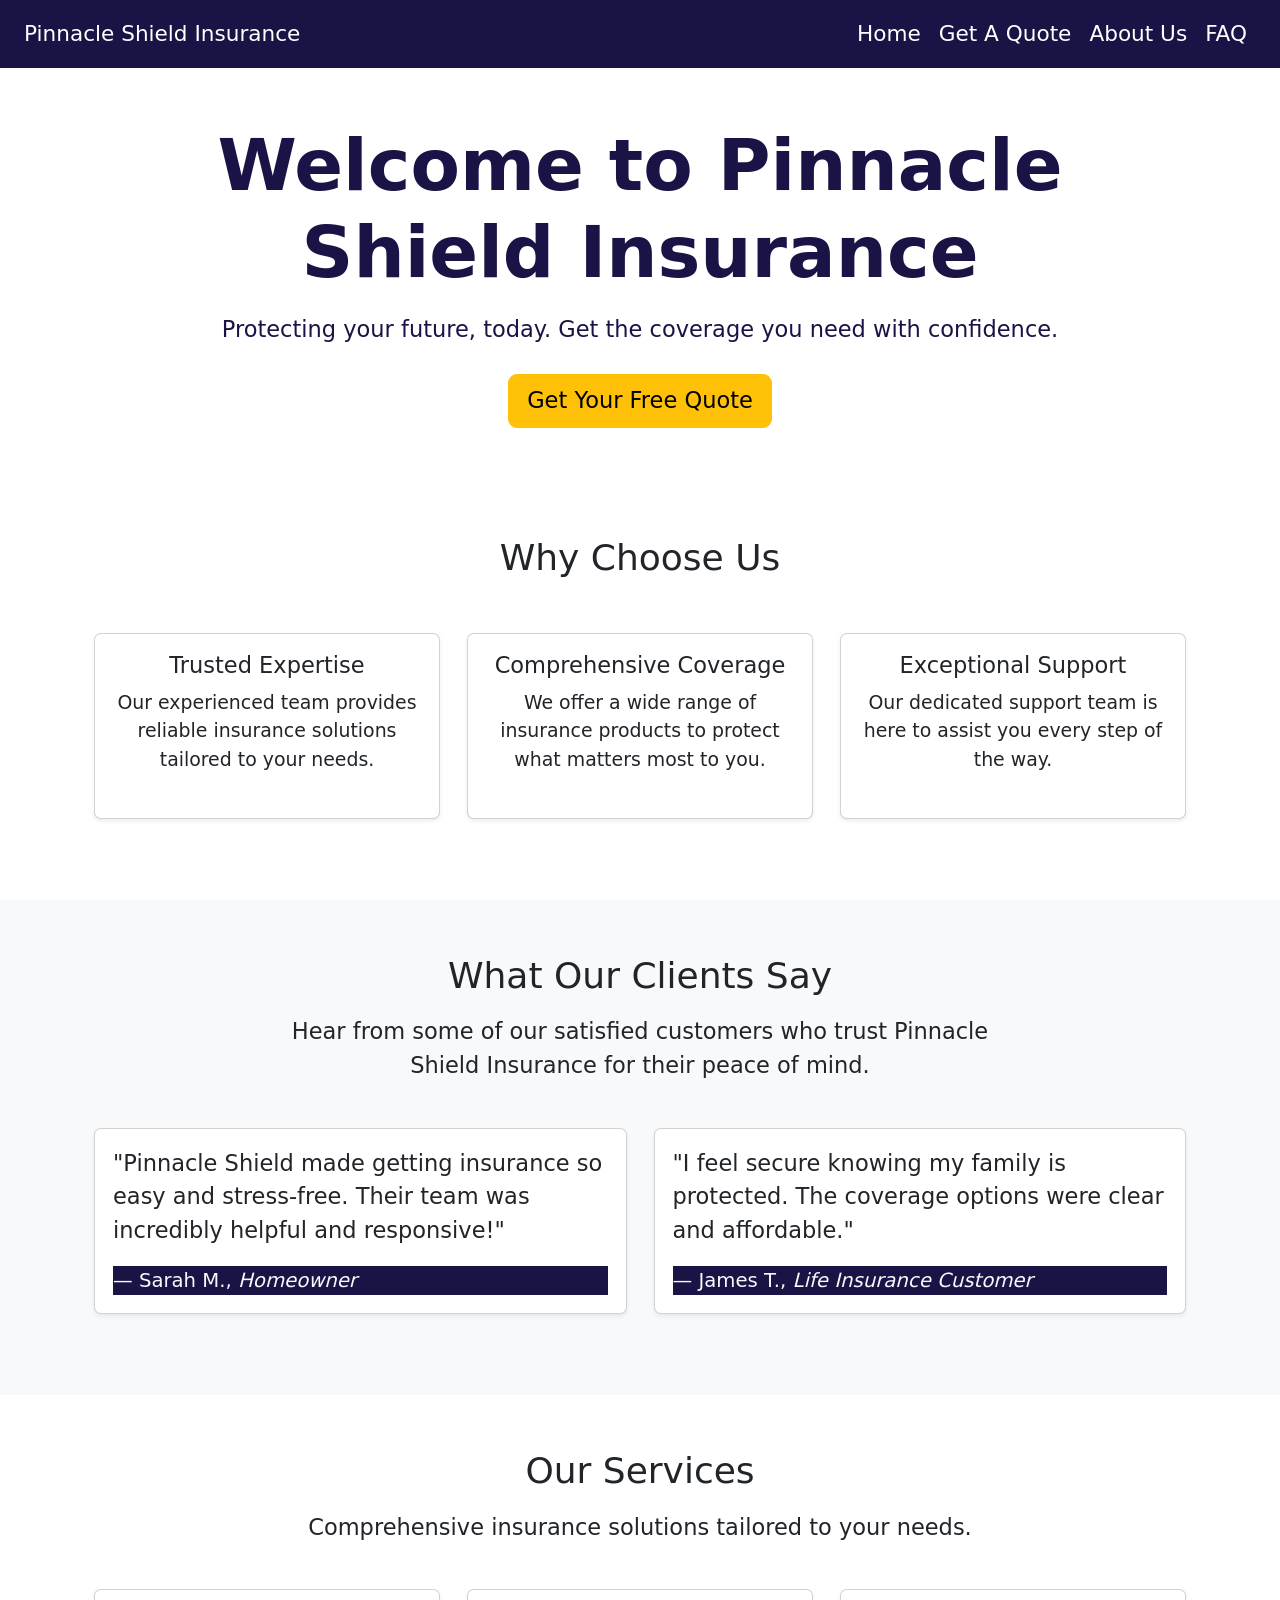
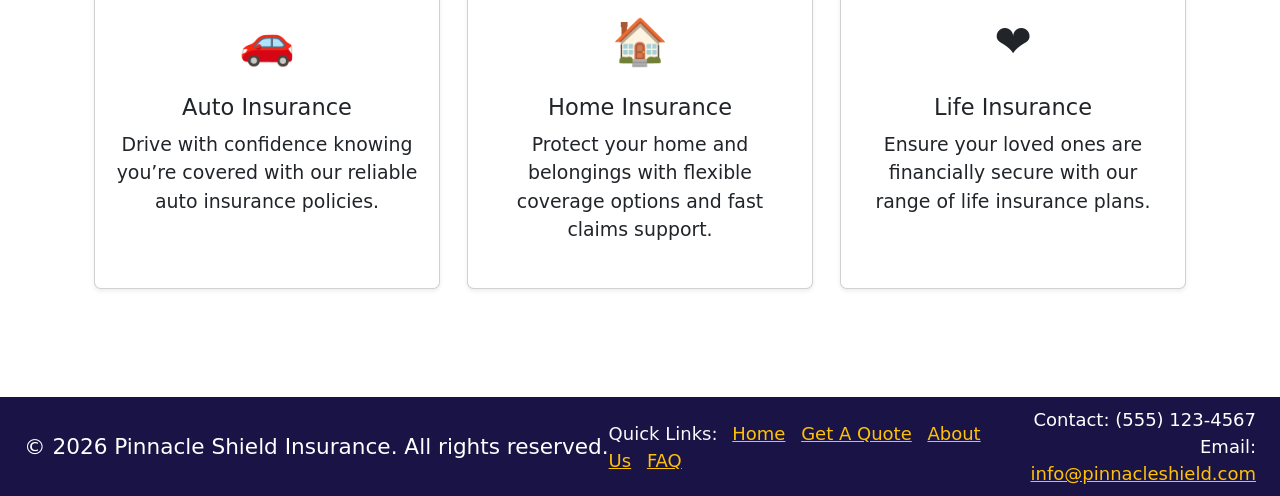
<file: index.html>
<!--
    Pinnacle Shield Insurance - Home Page
    This file is the main landing page for the insurance website.
    It uses Bootstrap 5 for layout and styling.
-->
<!DOCTYPE html>
<html lang="en">
<head>
        <!--
            Head Section
            - Loads Bootstrap CSS from CDN
        -->
    <link href="https://cdn.jsdelivr.net/npm/bootstrap@5.3.2/dist/css/bootstrap.min.css"
          rel="stylesheet"
          integrity="sha384-T3c6CoIi6uLrA9TneNEoa7RxnatzjcDSCmG1MXxSR1GAsXEV/Dwwykc2MPK8M2HN"
          crossorigin="anonymous">
    <meta charset="UTF-8">
    <meta name="viewport" content="width=device-width, initial-scale=1.0">
    <title>Pinnacle Shield Insurance</title>
    <link rel="stylesheet" href="css/styles.css">
</head>
<body>
        <!--
            Header Section
            - Contains the navigation bar with links to all main pages
        -->
    <header style="background-color: #1a1446 !important; color: #ffffff important;">
        <nav class="navbar navbar-expand-lg" style="background-color: #1a1446 !important; color: #ffffff !important;">
            <div class="container-fluid">
                <a class="navbar-brand" href="index.html" style="color: #ffffff !important;">Pinnacle Shield Insurance</a>
                <button class="navbar-toggler" type="button" data-bs-toggle="collapse" data-bs-target="#navbarNav" aria-controls="navbarNav" aria-expanded="false" aria-label="Toggle navigation">
                    <span class="navbar-toggler-icon"></span>
                </button>
                <div class="collapse navbar-collapse" id="navbarNav">
                    <ul class="navbar-nav ms-auto">
                        <li class="nav-item"><a class="nav-link active" aria-current="page" href="index.html">Home</a></li>
                        <li class="nav-item"><a class="nav-link" href="quote.html">Get A Quote</a></li>
                        <li class="nav-item"><a class="nav-link" href="about.html">About Us</a></li>
                        <li class="nav-item"><a class="nav-link" href="faq.html">FAQ</a></li>
                    </ul>
                </div>
            </div>
        </nav>
    </header>

        <main>
                <!--
                    Hero Section
                -->
        <section class="hero-section py-5" style="color: #1a1446 !important;">
            <div class="container text-center">
                <h1 class="display-3 fw-bold mb-3">Welcome to Pinnacle Shield Insurance</h1>
                <p class="lead mb-4">Protecting your future, today. Get the coverage you need with confidence.</p>
                <a href="quote.html" class="btn btn-warning btn-lg">Get Your Free Quote</a>
            </div>
        </section>
                        <!--
                            Why Choose Us Section
                        -->
                        <section class="why-choose-us-section py-5">
                <div class="container">
                    <h2 class="text-center mb-5">Why Choose Us</h2>
                    <div class="row">
                        <div class="col-md-4 mb-4">
                            <div class="card h-100 shadow-sm">
                                <div class="card-body text-center">
                                    <h5 class="card-title">Trusted Expertise</h5>
                                    <p class="card-text">Our experienced team provides reliable insurance solutions tailored to your needs.</p>
                                </div>
                            </div>
                        </div>
                        <div class="col-md-4 mb-4">
                            <div class="card h-100 shadow-sm">
                                <div class="card-body text-center">
                                    <h5 class="card-title">Comprehensive Coverage</h5>
                                    <p class="card-text">We offer a wide range of insurance products to protect what matters most to you.</p>
                                </div>
                            </div>
                        </div>
                        <div class="col-md-4 mb-4">
                            <div class="card h-100 shadow-sm">
                                <div class="card-body text-center">
                                    <h5 class="card-title">Exceptional Support</h5>
                                    <p class="card-text">Our dedicated support team is here to assist you every step of the way.</p>
                                </div>
                            </div>
                        </div>
                    </div>
                </div>
            </section>

            <!-- Testimonial Section -->
            <section class="py-5 bg-light">
                <div class="container">
                    <div class="row justify-content-center mb-4">
                        <div class="col-lg-8 text-center">
                            <h2 class="mb-3">What Our Clients Say</h2>
                            <p class="lead">Hear from some of our satisfied customers who trust Pinnacle Shield Insurance for their peace of mind.</p>
                        </div>
                    </div>
                    <div class="row justify-content-center">
                        <div class="col-md-6">
                            <div class="card shadow-sm mb-4">
                                <div class="card-body">
                                    <blockquote class="blockquote mb-0">
                                        <p>"Pinnacle Shield made getting insurance so easy and stress-free. Their team was incredibly helpful and responsive!"</p>
                                        <footer class="blockquote-footer mt-2">Sarah M., <cite title="Source Title">Homeowner</cite></footer>
                                    </blockquote>
                                </div>
                            </div>
                        </div>
                        <div class="col-md-6">
                            <div class="card shadow-sm mb-4">
                                <div class="card-body">
                                    <blockquote class="blockquote mb-0">
                                        <p>"I feel secure knowing my family is protected. The coverage options were clear and affordable."</p>
                                        <footer class="blockquote-footer mt-2">James T., <cite title="Source Title">Life Insurance Customer</cite></footer>
                                    </blockquote>
                                </div>
                            </div>
                        </div>
                    </div>
                </div>
            </section>

            <!-- Services Provided Section -->
            <section class="py-5">
                <div class="container">
                    <div class="row justify-content-center mb-4">
                        <div class="col-lg-8 text-center">
                            <h2 class="mb-3">Our Services</h2>
                            <p class="lead">Comprehensive insurance solutions tailored to your needs.</p>
                        </div>
                    </div>
                    <div class="row g-4">
                        <div class="col-md-4">
                            <div class="card h-100 shadow-sm text-center service-card clickable-service" data-insurance="auto">
                                <div class="card-body">
                                    <div class="mb-3" style="font-size:2.5rem;">🚗</div>
                                    <h5 class="card-title">Auto Insurance</h5>
                                    <p class="card-text">Drive with confidence knowing you’re covered with our reliable auto insurance policies.</p>
                                </div>
                            </div>
                        </div>
                        <div class="col-md-4">
                            <div class="card h-100 shadow-sm text-center service-card clickable-service" data-insurance="home">
                                <div class="card-body">
                                    <div class="mb-3" style="font-size:2.5rem;">🏠</div>
                                    <h5 class="card-title">Home Insurance</h5>
                                    <p class="card-text">Protect your home and belongings with flexible coverage options and fast claims support.</p>
                                </div>
                            </div>
                        </div>
                        <div class="col-md-4">
                            <div class="card h-100 shadow-sm text-center service-card clickable-service" data-insurance="life">
                                <div class="card-body">
                                    <div class="mb-3" style="font-size:2.5rem;">❤️</div>
                                    <h5 class="card-title">Life Insurance</h5>
                                    <p class="card-text">Ensure your loved ones are financially secure with our range of life insurance plans.</p>
                                </div>
                            </div>
                        </div>
                    </div>
                </div>
            </section>
    </main>
        <footer style="background-color: #1a1446 !important; color: #ffffff important;">
                <script src="js/main.js"></script>
                <script>
                //Our Services cards clickable and pass selection to quote.html
                document.addEventListener('DOMContentLoaded', function () {
                    document.querySelectorAll('.clickable-service').forEach(function(card) {
                        card.style.cursor = 'pointer';
                        card.addEventListener('click', function() {
                            var insuranceType = card.getAttribute('data-insurance');
                            // Store selection in localStorage
                            localStorage.setItem('selectedInsuranceType', insuranceType);
                            window.location.href = 'quote.html';
                        });
                    });
                });
                </script>
        <nav class="mt-5" style="background-color: #1a1446 !important; color: #ffffff !important;">
            <div class="container-fluid d-flex flex-column flex-md-row justify-content-between align-items-center py-2">
                <a class="navbar-brand m-0 mb-2 mb-md-0" href="#" style="color: #ffffff !important;">&copy; 2026 Pinnacle Shield Insurance. All rights reserved.</a>
                <div class="footer-quick-links mb-2 mb-md-0">
                    <span class="me-2">Quick Links:</span>
                    <a href="index.html" style="color: #ffc107; text-decoration: underline; margin-right: 10px;">Home</a>
                    <a href="quote.html" style="color: #ffc107; text-decoration: underline; margin-right: 10px;">Get A Quote</a>
                    <a href="about.html" style="color: #ffc107; text-decoration: underline; margin-right: 10px;">About Us</a>
                    <a href="faq.html" style="color: #ffc107; text-decoration: underline;">FAQ</a>
                </div>
                <div class="text-end" style="color: #ffffff;">
                    <div>Contact: (555) 123-4567</div>
                    <div>Email: <a href="mailto:info@pinnacleshield.com" style="color: #ffc107; text-decoration: underline;">info@pinnacleshield.com</a></div>
                </div>
            </div>
        </nav>
    </footer>
</body>
        <!--
          Bootstrap JS
        -->
        <script src="https://cdn.jsdelivr.net/npm/bootstrap@5.3.2/dist/js/bootstrap.bundle.min.js"
            integrity="sha384-C6RzsynM9kWDrMNeT87bh95OGNyZPhcTNXj1NW7RuBCsyN/o0jlpcV8Qyq46cDfL"
            crossorigin="anonymous"></script>
</html>
</file>
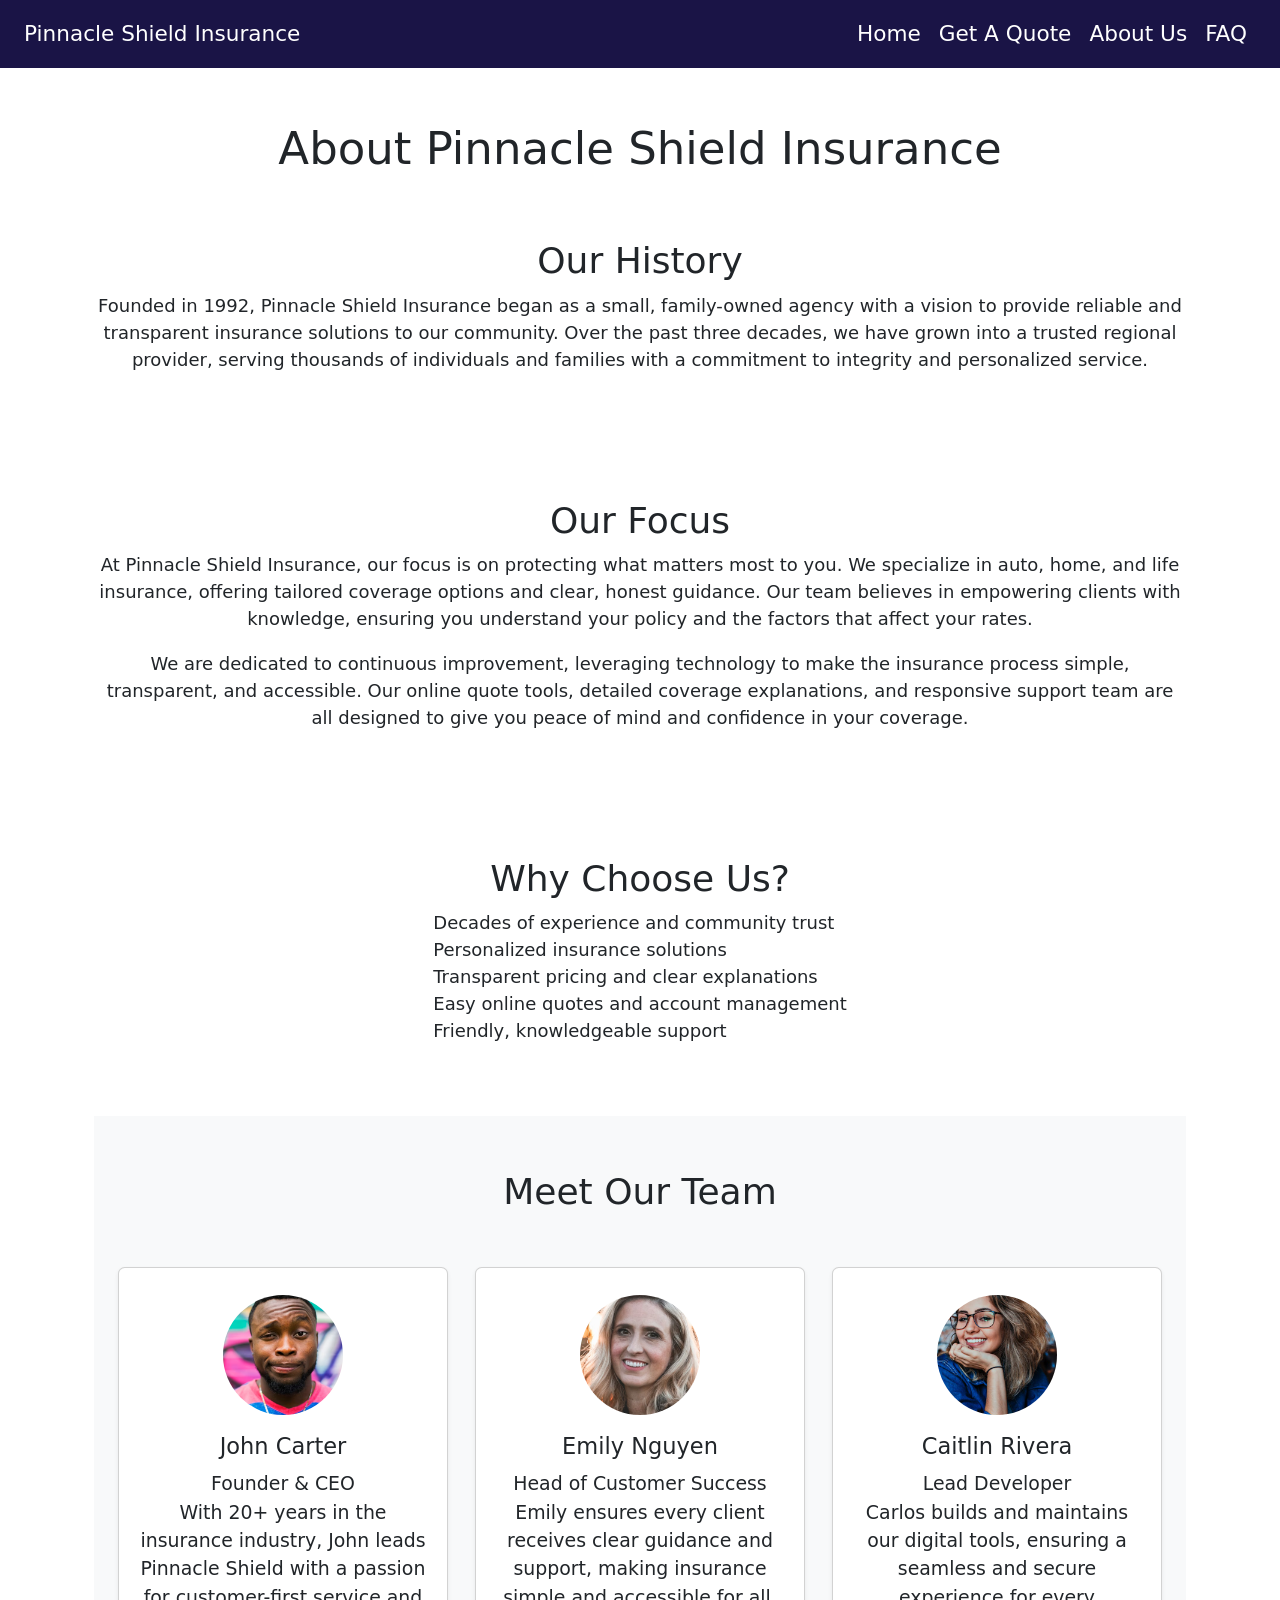
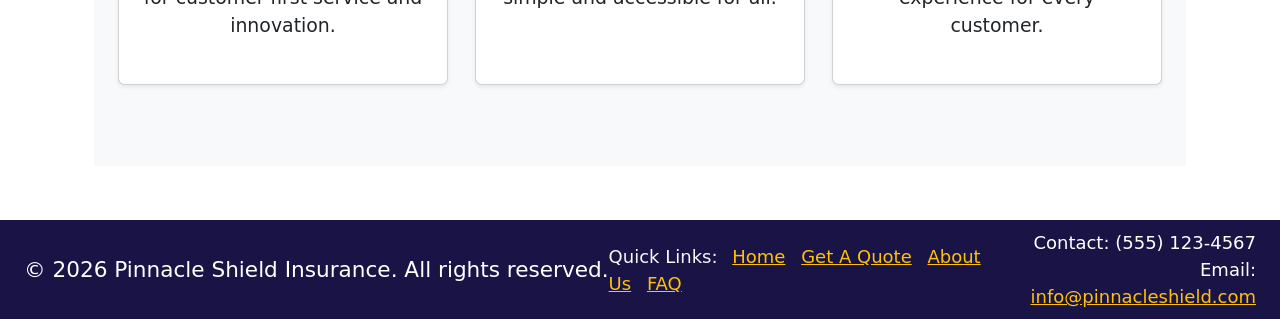
<file: about.html>
</main>
<!--
    Pinnacle Shield Insurance - About Page
    This file provides information about the company.
    Bootstrap 5 is used for layout and styling.
    Each section is commented for clarity for new developers.
-->
<!DOCTYPE html>
<html lang="en">
<head>
        <!--
            Head Section
            - Loads Bootstrap CSS from CDN
        -->
    <meta charset="UTF-8">
    <meta name="viewport" content="width=device-width, initial-scale=1.0">
    <title>About - Pinnacle Shield Insurance</title>
        <link href="https://cdn.jsdelivr.net/npm/bootstrap@5.3.2/dist/css/bootstrap.min.css"
            rel="stylesheet"
            integrity="sha384-T3c6CoIi6uLrA9TneNEoa7RxnatzjcDSCmG1MXxSR1GAsXEV/Dwwykc2MPK8M2HN"
            crossorigin="anonymous">
        <link rel="stylesheet" href="css/styles.css">
</head>
<body>
        <!--
            Header Section
        -->
    <header style="background-color: #1a1446 !important; color: #ffffff important;">
        <nav class="navbar navbar-expand-lg" style="background-color: #1a1446 !important; color: #ffffff !important;">
            <div class="container-fluid">
                <a class="navbar-brand" href="index.html" style="color: #ffffff !important;">Pinnacle Shield Insurance</a>
                <button class="navbar-toggler" type="button" data-bs-toggle="collapse" data-bs-target="#navbarNav" aria-controls="navbarNav" aria-expanded="false" aria-label="Toggle navigation">
                    <span class="navbar-toggler-icon"></span>
                </button>
                <div class="collapse navbar-collapse" id="navbarNav">
                    <ul class="navbar-nav ms-auto">
                        <li class="nav-item"><a class="nav-link" href="index.html" style="color: #ffffff !important;">Home</a></li>
                        <li class="nav-item"><a class="nav-link" href="quote.html" style="color: #ffffff !important;">Get A Quote</a></li>
                        <li class="nav-item"><a class="nav-link active" aria-current="page" href="about.html" style="color: #ffffff !important;">About Us</a></li>
                        <li class="nav-item"><a class="nav-link" href="faq.html" style="color: #ffffff !important;">FAQ</a></li>
                    </ul>
                </div>
            </div>
        </nav>
    </header>

        <main>
                <!--
                    Main Content
                -->
        <div class="container mt-5">
            <h1 class="text-center">About Pinnacle Shield Insurance</h1>
            <section class="mt-5 mb-5 text-center">
                <h2>Our History</h2>
                <p>
                    Founded in 1992, Pinnacle Shield Insurance began as a small, family-owned agency with a vision to provide reliable and transparent insurance solutions to our community. Over the past three decades, we have grown into a trusted regional provider, serving thousands of individuals and families with a commitment to integrity and personalized service.
                </p>
            </section>
            <section class="mt-5 mb-5 text-center">
                <h2>Our Focus</h2>
                <p>
                    At Pinnacle Shield Insurance, our focus is on protecting what matters most to you. We specialize in auto, home, and life insurance, offering tailored coverage options and clear, honest guidance. Our team believes in empowering clients with knowledge, ensuring you understand your policy and the factors that affect your rates.
                </p>
                <p>
                    We are dedicated to continuous improvement, leveraging technology to make the insurance process simple, transparent, and accessible. Our online quote tools, detailed coverage explanations, and responsive support team are all designed to give you peace of mind and confidence in your coverage.
                </p>
            </section>
            <section class="mt-5 mb-5 text-center">
                <h2>Why Choose Us?</h2>
                <ul class="list-unstyled d-inline-block text-start">
                    <li>Decades of experience and community trust</li>
                    <li>Personalized insurance solutions</li>
                    <li>Transparent pricing and clear explanations</li>
                    <li>Easy online quotes and account management</li>
                    <li>Friendly, knowledgeable support</li>
                </ul>
            </section>

                <!-- Meet Our Team Section -->
    <section class="py-5 bg-light">
        <div class="container text-center">
            <h2 class="mb-5">Meet Our Team</h2>
            <div class="row justify-content-center">
                <div class="col-md-4 mb-4">
                    <div class="card h-100 shadow-sm team-card text-center">
                        <img src="Images/john-smith.jpg" class="card-img-top rounded-circle mx-auto mt-4 responsive-team-img" alt="John Carter">
                        <div class="card-body">
                            <h5 class="card-title">John Carter</h5>
                            <p class="card-text">Founder & CEO<br>With 20+ years in the insurance industry, John leads Pinnacle Shield with a passion for customer-first service and innovation.</p>
                        </div>
                    </div>
                </div>
                <div class="col-md-4 mb-4">
                    <div class="card h-100 shadow-sm team-card text-center">
                        <img src="Images/emily-smith.jpg" class="card-img-top rounded-circle mx-auto mt-4 responsive-team-img" alt="Emily Nguyen">
                        <div class="card-body">
                            <h5 class="card-title">Emily Nguyen</h5>
                            <p class="card-text">Head of Customer Success<br>Emily ensures every client receives clear guidance and support, making insurance simple and accessible for all.</p>
                        </div>
                    </div>
                </div>
                <div class="col-md-4 mb-4">
                    <div class="card h-100 shadow-sm team-card text-center">
                        <img src="Images/caitlin-smith.jpg" class="card-img-top rounded-circle mx-auto mt-4 responsive-team-img" alt="Carlos Rivera">
                        <div class="card-body">
                            <h5 class="card-title">Caitlin Rivera</h5>
                            <p class="card-text">Lead Developer<br>Carlos builds and maintains our digital tools, ensuring a seamless and secure experience for every customer.</p>
                        </div>
                    </div>
                </div>
            </div>
        </div>
    </section>
        </div>
    </main>

        <!--
            Footer Section
        -->
        <footer style="background-color: #1a1446 !important; color: #ffffff important;">
        <nav class="mt-5" style="background-color: #1a1446 !important; color: #ffffff !important;">
            <div class="container-fluid d-flex flex-column flex-md-row justify-content-between align-items-center py-2">
                <a class="navbar-brand m-0 mb-2 mb-md-0" href="#" style="color: #ffffff !important;">&copy; 2026 Pinnacle Shield Insurance. All rights reserved.</a>
                <div class="footer-quick-links mb-2 mb-md-0">
                    <span class="me-2">Quick Links:</span>
                    <a href="index.html" style="color: #ffc107; text-decoration: underline; margin-right: 10px;">Home</a>
                    <a href="quote.html" style="color: #ffc107; text-decoration: underline; margin-right: 10px;">Get A Quote</a>
                    <a href="about.html" style="color: #ffc107; text-decoration: underline; margin-right: 10px;">About Us</a>
                    <a href="faq.html" style="color: #ffc107; text-decoration: underline;">FAQ</a>
                </div>
                <div class="text-end" style="color: #ffffff;">
                    <div>Contact: (555) 123-4567</div>
                    <div>Email: <a href="mailto:info@pinnacleshield.com" style="color: #ffc107; text-decoration: underline;">info@pinnacleshield.com</a></div>
                </div>
            </div>
        </nav>
    </footer>
        <!--
          Bootstrap JS:
          - Loads Bootstrap's JavaScript bundle for interactive components
        -->
        <script src="https://cdn.jsdelivr.net/npm/bootstrap@5.3.2/dist/js/bootstrap.bundle.min.js"
            integrity="sha384-C6RzsynM9kWDrMNeT87bh95OGNyZPhcTNXj1NW7RuBCsyN/o0jlpcV8Qyq46cDfL"
            crossorigin="anonymous"></script>
</body>
</html>
</file>
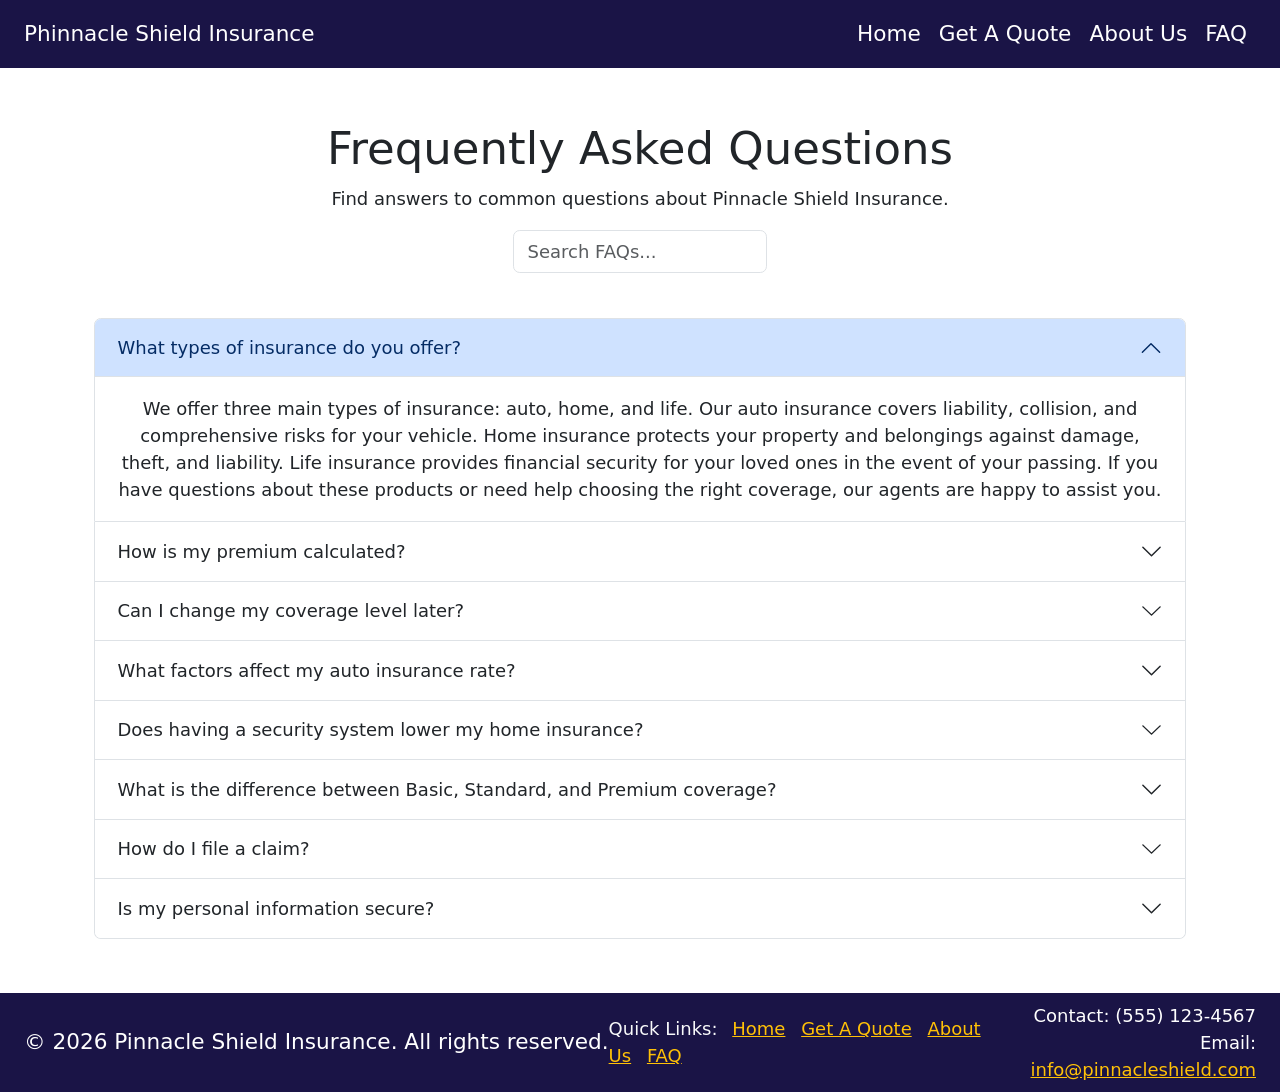
<file: faq.html>
<!--
    Pinnacle Shield Insurance - FAQ Page
    This file provides answers to common questions.
    Bootstrap 5 is used for layout and styling.
-->
<!DOCTYPE html>
<html lang="en">
<head>
        <!--
            Head Section
            - Loads Bootstrap CSS from CDN
        -->
    <meta charset="UTF-8">
    <meta name="viewport" content="width=device-width, initial-scale=1.0">
    <title>FAQ - Pinnacle Shield Insurance</title>
        <link href="https://cdn.jsdelivr.net/npm/bootstrap@5.3.2/dist/css/bootstrap.min.css"
            rel="stylesheet"
            integrity="sha384-T3c6CoIi6uLrA9TneNEoa7RxnatzjcDSCmG1MXxSR1GAsXEV/Dwwykc2MPK8M2HN"
            crossorigin="anonymous">
        <link rel="stylesheet" href="css/styles.css">
</head>
<body>
        <!--
            Header Section
        -->
    <header style="background-color: #1a1446 !important; color: #ffffff important;">
        <nav class="navbar navbar-expand-lg" style="background-color: #1a1446 !important; color: #ffffff !important;">
            <div class="container-fluid">
                <a class="navbar-brand" href="index.html" style="color: #ffffff !important;">Phinnacle Shield Insurance</a>
                <button class="navbar-toggler" type="button" data-bs-toggle="collapse" data-bs-target="#navbarNav" aria-controls="navbarNav" aria-expanded="false" aria-label="Toggle navigation">
                    <span class="navbar-toggler-icon"></span>
                </button>
                <div class="collapse navbar-collapse" id="navbarNav">
                    <ul class="navbar-nav ms-auto">
                        <li class="nav-item"><a class="nav-link" href="index.html" style="color: #ffffff !important;">Home</a></li>
                        <li class="nav-item"><a class="nav-link" href="quote.html" style="color: #ffffff !important;">Get A Quote</a></li>
                        <li class="nav-item"><a class="nav-link" href="about.html" style="color: #ffffff !important;">About Us</a></li>
                        <li class="nav-item"><a class="nav-link active" aria-current="page" href="faq.html" style="color: #ffffff !important;">FAQ</a></li>
                    </ul>
                </div>
            </div>
        </nav>
    </header>

        <main>
                <!--
                    Main Content
                -->
        <div class="container mt-5">
            <h1>Frequently Asked Questions</h1>
            <p>Find answers to common questions about Pinnacle Shield Insurance.</p>
            <div class="mb-3">
                <input claimtype="text" id="faqSearch" class="form-control" placeholder="Search FAQs...">
            </div>
            <div class="accordion mt-4" id="faqAccordion">
                <div class="accordion-item">
                    <h2 class="accordion-header" id="headingOne">
                        <button class="accordion-button" type="button" data-bs-toggle="collapse" data-bs-target="#collapseOne" aria-expanded="true" aria-controls="collapseOne">
                            What types of insurance do you offer?
                        </button>
                    </h2>
                    <div id="collapseOne" class="accordion-collapse collapse show" aria-labelledby="headingOne" data-bs-parent="#faqAccordion">
                        <div class="accordion-body">
                            We offer three main types of insurance: auto, home, and life. Our auto insurance covers liability, collision, and comprehensive risks for your vehicle. Home insurance protects your property and belongings against damage, theft, and liability. Life insurance provides financial security for your loved ones in the event of your passing. If you have questions about these products or need help choosing the right coverage, our agents are happy to assist you.
                        </div>
                    </div>
                </div>
                <div class="accordion-item">
                    <h2 class="accordion-header" id="headingTwo">
                        <button class="accordion-button collapsed" type="button" data-bs-toggle="collapse" data-bs-target="#collapseTwo" aria-expanded="false" aria-controls="collapseTwo">
                            How is my premium calculated?
                        </button>
                    </h2>
                    <div id="collapseTwo" class="accordion-collapse collapse" aria-labelledby="headingTwo" data-bs-parent="#faqAccordion">
                        <div class="accordion-body">
                            Your premium is calculated based on a variety of factors, including the type and amount of coverage you choose, your claims history, age, location, and other personal details. For example, a higher coverage limit or lower deductible may increase your premium, while a clean claims history or bundling multiple policies can lower it. We use advanced risk assessment models to ensure your premium reflects your individual risk profile. You may also qualify for discounts, such as safe driver, security system, or multi-policy discounts. Our team is always available to review your policy and help you find ways to save.
                        </div>
                    </div>
                </div>
                <div class="accordion-item">
                    <h2 class="accordion-header" id="headingThree">
                        <button class="accordion-button collapsed" type="button" data-bs-toggle="collapse" data-bs-target="#collapseThree" aria-expanded="false" aria-controls="collapseThree">
                            Can I change my coverage level later?
                        </button>
                    </h2>
                    <div id="collapseThree" class="accordion-collapse collapse" aria-labelledby="headingThree" data-bs-parent="#faqAccordion">
                        <div class="accordion-body">
                            Yes, you can change your coverage level at any time to better suit your needs. If you want to increase your protection, decrease your premium, or adjust your deductible, simply contact our customer service team. We will review your current policy, explain your options, and help you make changes. Keep in mind that changing your coverage may affect your premium, and some changes may require underwriting approval. We recommend reviewing your policy annually or after major life events, such as buying a new home or car, to ensure your coverage remains appropriate.
                        </div>
                    </div>
                </div>
                <div class="accordion-item">
                    <h2 class="accordion-header" id="headingFour">
                        <button class="accordion-button collapsed" type="button" data-bs-toggle="collapse" data-bs-target="#collapseFour" aria-expanded="false" aria-controls="collapseFour">
                            What factors affect my auto insurance rate?
                        </button>
                    </h2>
                    <div id="collapseFour" class="accordion-collapse collapse" aria-labelledby="headingFour" data-bs-parent="#faqAccordion">
                        <div class="accordion-body">
                            Many factors affect your auto insurance rate, including your driving record (accidents, tickets), the make and model of your vehicle, your age, and your location. Insurers also consider how much you drive each year, your credit history (in some states), and your history of insurance claims. For example, drivers with clean records and newer, safer vehicles typically pay less. Installing anti-theft devices or taking defensive driving courses may also qualify you for discounts. Our agents can help you understand which factors apply to you and how to get the best rate.
                        </div>
                    </div>
                </div>
                <div class="accordion-item">
                    <h2 class="accordion-header" id="headingFive">
                        <button class="accordion-button collapsed" type="button" data-bs-toggle="collapse" data-bs-target="#collapseFive" aria-expanded="false" aria-controls="collapseFive">
                            Does having a security system lower my home insurance?
                        </button>
                    </h2>
                    <div id="collapseFive" class="accordion-collapse collapse" aria-labelledby="headingFive" data-bs-parent="#faqAccordion">
                        <div class="accordion-body">
                            Yes, having a professionally installed and monitored security system can lower your home insurance premium. Security systems deter theft and can reduce the risk of property damage, making your home less likely to result in a claim. Some insurers also offer discounts for smoke detectors, fire alarms, and sprinkler systems. To receive a discount, provide proof of installation and monitoring to your agent. Ask us about all available safety-related discounts to maximize your savings.
                        </div>
                    </div>
                </div>
                <div class="accordion-item">
                    <h2 class="accordion-header" id="headingSix">
                        <button class="accordion-button collapsed" type="button" data-bs-toggle="collapse" data-bs-target="#collapseSix" aria-expanded="false" aria-controls="collapseSix">
                            What is the difference between Basic, Standard, and Premium coverage?
                        </button>
                    </h2>
                    <div id="collapseSix" class="accordion-collapse collapse" aria-labelledby="headingSix" data-bs-parent="#faqAccordion">
                        <div class="accordion-body">
                            Basic coverage offers essential protection against the most common risks, such as fire, theft, or liability, at an affordable price. Standard coverage builds on this by increasing coverage limits and adding benefits like personal property replacement or additional living expenses. Premium coverage provides the highest limits and the broadest protection, often including extras such as accidental damage, identity theft protection, or coverage for valuable items. Our agents can help you compare options and choose the right level for your needs and budget.
                        </div>
                    </div>
                </div>
                <div class="accordion-item">
                    <h2 class="accordion-header" id="headingSeven">
                        <button class="accordion-button collapsed" type="button" data-bs-toggle="collapse" data-bs-target="#collapseSeven" aria-expanded="false" aria-controls="collapseSeven">
                            How do I file a claim?
                        </button>
                    </h2>
                    <div id="collapseSeven" class="accordion-collapse collapse" aria-labelledby="headingSeven" data-bs-parent="#faqAccordion">
                        <div class="accordion-body">
                            Filing a claim is straightforward. You can start your claim online, by phone, or through our mobile app—whichever is most convenient for you. Be prepared to provide details about the incident, such as the date, location, and a description of what happened. Supporting documents like photos, police reports, or repair estimates can help speed up the process. Once your claim is submitted, our dedicated claims team will review it, keep you updated, and guide you through every step until your claim is resolved. If you have questions at any point, our representatives are here to help.
                        </div>
                    </div>
                </div>
                <div class="accordion-item">
                    <h2 class="accordion-header" id="headingEight">
                        <button class="accordion-button collapsed" type="button" data-bs-toggle="collapse" data-bs-target="#collapseEight" aria-expanded="false" aria-controls="collapseEight">
                            Is my personal information secure?
                        </button>
                    </h2>
                    <div id="collapseEight" class="accordion-collapse collapse" aria-labelledby="headingEight" data-bs-parent="#faqAccordion">
                        <div class="accordion-body">
                            Yes, your personal information is secure with us. We use advanced encryption and cybersecurity measures to protect your data both in transit and at rest. Our systems are regularly audited for compliance with industry standards and regulations, such as HIPAA and GDPR where applicable. We never sell your information to third parties, and only authorized personnel have access to your records. Your privacy and trust are our top priorities, and we are committed to keeping your information safe at all times.
                        </div>
                    </div>
                </div>
            </div>
        </div>
    </main>

        <!--
            Footer Section
        -->
        <footer style="background-color: #1a1446 !important; color: #ffffff important;">
        <nav class="mt-5" style="background-color: #1a1446 !important; color: #ffffff !important;">
            <div class="container-fluid d-flex flex-column flex-md-row justify-content-between align-items-center py-2">
                <a class="navbar-brand m-0 mb-2 mb-md-0" href="#" style="color: #ffffff !important;">&copy; 2026 Pinnacle Shield Insurance. All rights reserved.</a>
                <div class="footer-quick-links mb-2 mb-md-0">
                    <span class="me-2">Quick Links:</span>
                    <a href="index.html" style="color: #ffc107; text-decoration: underline; margin-right: 10px;">Home</a>
                    <a href="quote.html" style="color: #ffc107; text-decoration: underline; margin-right: 10px;">Get A Quote</a>
                    <a href="about.html" style="color: #ffc107; text-decoration: underline; margin-right: 10px;">About Us</a>
                    <a href="faq.html" style="color: #ffc107; text-decoration: underline;">FAQ</a>
                </div>
                <div class="text-end" style="color: #ffffff;">
                    <div>Contact: (555) 123-4567</div>
                    <div>Email: <a href="mailto:info@pinnacleshield.com" style="color: #ffc107; text-decoration: underline;">info@pinnacleshield.com</a></div>
                </div>
            </div>
        </nav>
    </footer>
        <!--
          Bootstrap JS:
          - Loads Bootstrap's JavaScript bundle for interactive components
        -->
        <script src="https://cdn.jsdelivr.net/npm/bootstrap@5.3.2/dist/js/bootstrap.bundle.min.js"
            integrity="sha384-C6RzsynM9kWDrMNeT87bh95OGNyZPhcTNXj1NW7RuBCsyN/o0jlpcV8Qyq46cDfL"
            crossorigin="anonymous"></script>
        <script src="js/faq-search.js"></script>
</body>
</html>
</file>
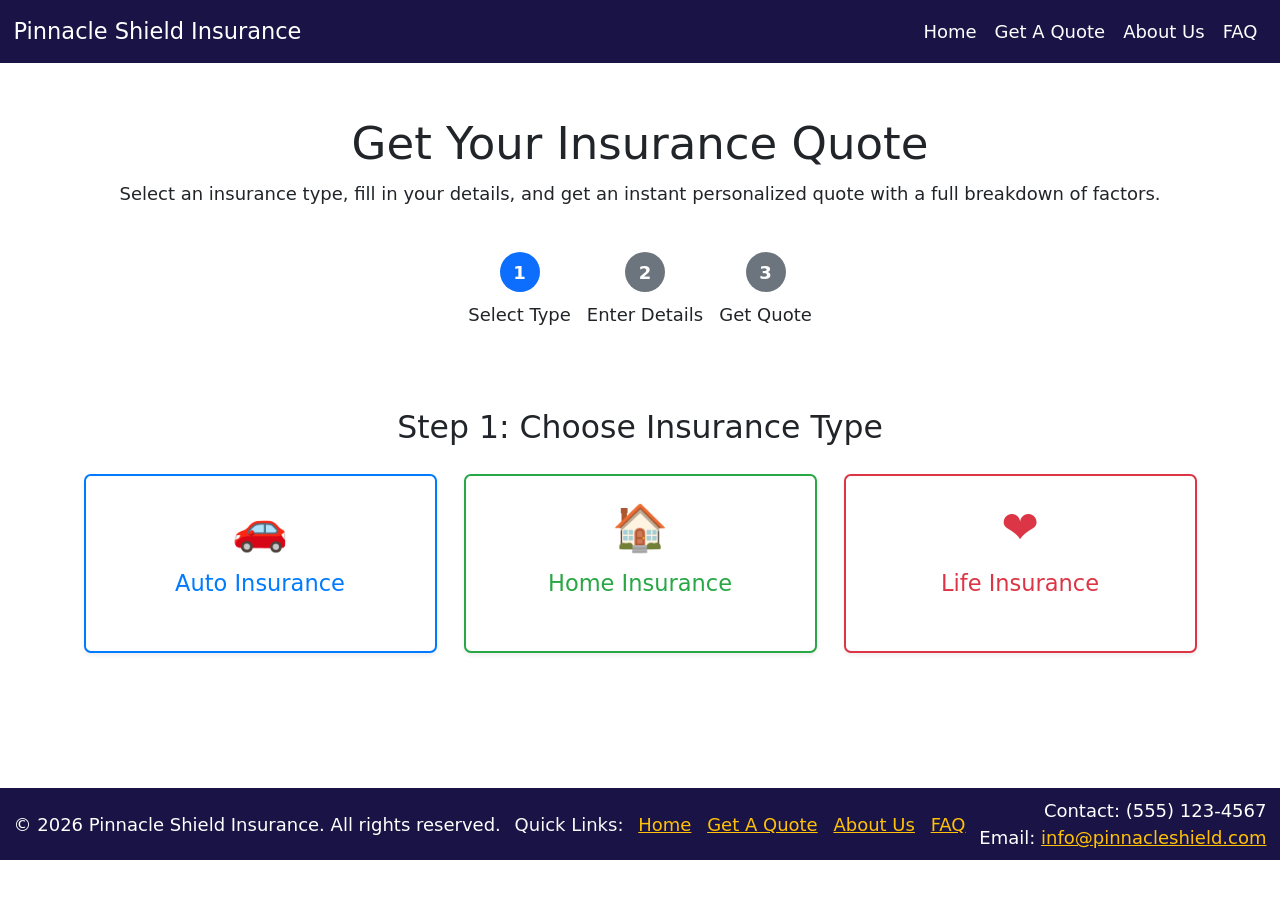
<file: quote.html>
<!--
    Pinnacle Shield Insurance - Quote Page
    Bootstrap 5 is used for layout and styling.
-->
<!DOCTYPE html>
<html lang="en">
<head>
        <!--
            Head Section
            - Loads Bootstrap CSS from CDN
        -->
    <meta charset="UTF-8">
    <meta name="viewport" content="width=device-width, initial-scale=1.0">
    <title>Get a Quote - Pinnacle Shield Insurance</title>
    <link rel="stylesheet" href="css/styles.css">
    <link href="https://cdn.jsdelivr.net/npm/bootstrap@5.3.2/dist/css/bootstrap.min.css"
          rel="stylesheet"
          integrity="sha384-T3c6CoIi6uLrA9TneNEoa7RxnatzjcDSCmG1MXxSR1GAsXEV/Dwwykc2MPK8M2HN"
          crossorigin="anonymous"> 
</head>
<body>
        <!--
            Header Section
            - Contains the navigation bar with links to all main pages
        -->
    <header style="background-color: #1a1446 !important; color: #ffffff important;">
        <nav class="navbar navbar-expand-lg" style="background-color: #1a1446 !important; color: #ffffff !important;">
            <div class="container-fluid">
                <a class="navbar-brand" href="index.html" style="color: #ffffff !important;">Pinnacle Shield Insurance</a>
                <button class="navbar-toggler" type="button" data-bs-toggle="collapse" data-bs-target="#navbarNav" aria-controls="navbarNav" aria-expanded="false" aria-label="Toggle navigation">
                    <span class="navbar-toggler-icon"></span>
                </button>
                <div class="collapse navbar-collapse" id="navbarNav">
                    <ul class="navbar-nav ms-auto">
                        <li class="nav-item"><a class="nav-link" href="index.html" style="color: #ffffff !important;">Home</a></li>
                        <li class="nav-item"><a class="nav-link active" aria-current="page" href="quote.html" style="color: #ffffff !important;">Get A Quote</a></li>
                        <li class="nav-item"><a class="nav-link" href="about.html" style="color: #ffffff !important;">About Us</a></li>
                        <li class="nav-item"><a class="nav-link" href="faq.html" style="color: #ffffff !important;">FAQ</a></li>
                    </ul>
                </div>
            </div>
        </nav>
    </header>

        <main>

        <!-- Progress Bar -->
        <div class="container mt-5">
            <h1 class="text-center mb-2">Get Your Insurance Quote</h1>
            <p class="text-center">Select an insurance type, fill in your details, and get an instant personalized quote with a full breakdown of factors.</p>
            <div class="progressbar-wrapper my-4">
                <div class="d-flex justify-content-center align-items-center">
                    <div class="step text-center flex-fill">
                        <div class="circle text-white mx-auto mb-2" style="width: 40px; height: 40px; border-radius: 50%; display: flex; align-items: center; justify-content: center; font-weight: bold;">1</div>
                        <div class="step-label">Select Type</div>
                    </div>
                    <div class="flex-fill progress-connector" style="height: 4px; margin: 0 8px; align-self: center;"></div>
                    <div class="step text-center flex-fill">
                        <div class="circle text-white mx-auto mb-2" style="width: 40px; height: 40px; border-radius: 50%; display: flex; align-items: center; justify-content: center; font-weight: bold;">2</div>
                        <div class="step-label">Enter Details</div>
                    </div>
                    <div class="flex-fill progress-connector" style="height: 4px; margin: 0 8px; align-self: center;"></div>
                    <div class="step text-center flex-fill">
                        <div class="circle text-white mx-auto mb-2" style="width: 40px; height: 40px; border-radius: 50%; display: flex; align-items: center; justify-content: center; font-weight: bold;">3</div>
                        <div class="step-label">Get Quote</div>
                    </div>
                </div>
            </div>
        </div>

                <!--
                    Insurance Type Selection
                -->
                <section class="insurance-types-section py-5">
            <div class="container">
                <h3 class="text-center mb-4">Step 1: Choose Insurance Type</h3>
                <div class="row">
                    <div class="col-md-4 mb-4">
                        <div class="card h-100 shadow-sm auto-insurance-card clickable-card blue-card">
                            <div class="card-body text-center">
                                <div style="font-size:2.5rem;">🚗</div>
                                <h5 class="card-title mt-2">Auto Insurance</h5>
                            </div>
                        </div>
                    </div>
                    <div class="col-md-4 mb-4">
                        <div class="card h-100 shadow-sm home-insurance-card green-card">
                            <div class="card-body text-center">
                                <div style="font-size:2.5rem;">🏠</div>
                                <h5 class="card-title mt-2">Home Insurance</h5>
                            </div>
                        </div>
                    </div>
                    <div class="col-md-4 mb-4">
                        <div class="card h-100 shadow-sm life-insurance-card red-card">
                            <div class="card-body text-center">
                                <div style="font-size:2.5rem;">❤️</div>
                                <h5 class="card-title mt-2">Life Insurance</h5>
                            </div>
                        </div>
                    </div>
                                </div>
                        </div>
                </section>

                                <!--
                                    Auto Insurance Form
                                    - Hidden by default, shown when Auto Insurance card is clicked
                                -->
                <div id="autoInsuranceFormContainer" class="container-fluid mt-4 px-0" style="display:none;">
                    <div class="card mx-0">
                        <div class="card-body">
                            <h5 class="card-title mb-3">Auto Insurance Quote</h5>
                            <form id="autoInsuranceForm">
                                <div class="row g-3">
                                    <div class="col-lg-6 col-md-6 col-12">
                                        <label for="fullName" class="form-label">Full Name</label>
                                        <input type="text" class="form-control" id="fullName" name="fullName" minlength="2" placeholder="Enter your full name">
                                        <div class="invalid-feedback">
                                            Please enter your full name (at least 2 characters) and not contain numbers or special characters.
                                        </div>
                                    </div>
                                    <div class="col-lg-3 col-md-6 col-12">
                                        <label for="age" class="form-label">Age</label>
                                        <input type="number" class="form-control" id="age" name="age" min="16" max="100" placeholder="Enter your age">
                                        <div class="invalid-feedback">
                                            Please enter a valid age (16–100).
                                        </div>
                                    </div>
                                    <div class="col-lg-3 col-md-6 col-12">
                                        <label for="zipCode" class="form-label">ZIP Code</label>
                                        <input type="text" class="form-control" id="zipCode" name="zipCode" pattern="\d{5}" maxlength="5" placeholder="Enter your 5-digit ZIP code">
                                        <div class="invalid-feedback">
                                            Please enter a valid 5-digit ZIP code.
                                        </div>
                                    </div>
                                    <div class="col-lg-4 col-md-6 col-12">
                                        <label for="vehicleYear" class="form-label">Vehicle Year</label>
                                        <input type="number" class="form-control" id="vehicleYear" name="vehicleYear" min="1990" max="2026" placeholder="e.g., 2020">
                                        <div class="invalid-feedback">
                                            Please enter a valid vehicle year (1990–2026).
                                        </div>
                                    </div>
                                    <div class="col-lg-4 col-md-6 col-12">
                                        <label for="vehicleMake" class="form-label">Vehicle Make</label>
                                        <select class="form-select" id="vehicleMake" name="vehicleMake">
                                            <option value="" selected disabled>Select make</option>
                                            <option value="Toyota">Toyota</option>
                                            <option value="Honda">Honda</option>
                                            <option value="Ford">Ford</option>
                                            <option value="BMW">BMW</option>
                                            <option value="Tesla">Tesla</option>
                                            <option value="Other">Other</option>
                                        </select>
                                        <div class="invalid-feedback">
                                            Please select your vehicle make.
                                        </div>
                                    </div>
                                    <div class="col-lg-4 col-md-6 col-12">
                                        <label for="vehicleModel" class="form-label">Vehicle Model</label>
                                        <input type="text" class="form-control" id="vehicleModel" name="vehicleModel" placeholder="e.g., Camry">
                                        <div class="invalid-feedback">
                                            Please enter your vehicle model.
                                        </div>
                                    </div>
                                    <div class="col-lg-4 col-md-6 col-12">
                                        <label for="drivingRecord" class="form-label">Driving Record</label>
                                        <select class="form-select" id="drivingRecord" name="drivingRecord">
                                            <option value="" selected disabled>Select record</option>
                                            <option value="Clean">Clean</option>
                                            <option value="1 Ticket">1 Ticket</option>
                                            <option value="2+ Tickets">2+ Tickets</option>
                                            <option value="Accident in Last 3 Years">Accident in Last 3 Years</option>
                                        </select>
                                        <div class="invalid-feedback">
                                            Please select your driving record.
                                        </div>
                                    </div>
                                    <div class="col-lg-4 col-md-6 col-12">
                                        <label class="form-label d-block mb-2">Coverage Level</label>
                                        <div id="coverageLevelGroup" class="form-radio-group">
                                            <div class="form-check form-check-inline">
                                                <input class="form-check-input" type="radio" name="coverageLevel" id="coverageBasic" value="Basic">
                                                <label class="form-check-label" for="coverageBasic">Basic</label>
                                            </div>
                                            <div class="form-check form-check-inline">
                                                <input class="form-check-input" type="radio" name="coverageLevel" id="coverageStandard" value="Standard">
                                                <label class="form-check-label" for="coverageStandard">Standard</label>
                                            </div>
                                            <div class="form-check form-check-inline">
                                                <input class="form-check-input" type="radio" name="coverageLevel" id="coveragePremium" value="Premium">
                                                <label class="form-check-label" for="coveragePremium">Premium</label>
                                            </div>
                                            <div class="invalid-feedback d-none">Please select a coverage level.</div>
                                        </div>
                                    </div>
                                    <div class="col-lg-4 col-md-6 col-12">
                                        <label for="annualMileage" class="form-label">Annual Mileage</label>
                                        <select class="form-select" id="annualMileage" name="annualMileage">
                                            <option value="" selected disabled>Select mileage</option>
                                            <option value="Under 5,000">Under 5,000</option>
                                            <option value="5,000–10,000">5,000–10,000</option>
                                            <option value="10,001–15,000">10,001–15,000</option>
                                            <option value="15,001–20,000">15,001–20,000</option>
                                            <option value="Over 20,000">Over 20,000</option>
                                        </select>
                                        <div class="invalid-feedback">
                                            Please select your annual mileage.
                                        </div>
                                    </div>
                                </div>
                                <div class="mt-3">
                                    <button type="submit" class="btn btn-primary">Calculate Quote</button>
                                </div>
                            </form>
                        </div>
                    </div>
                </div>
                
                                <!--
                                    Home Insurance Form
                                    - Hidden by default, shown when Home Insurance card is clicked
                                -->
                <div id="homeInsuranceFormContainer" class="container-fluid mt-4 px-0" style="display:none;">
                    <div class="card mx-0">
                        <div class="card-body">
                            <h5 class="card-title mb-3">Home Insurance Quote</h5>
                            <form id="homeInsuranceForm">
                                <div class="row g-3">
                                    <div class="col-lg-6 col-md-6 col-12">
                                        <label for="homeFullName" class="form-label">Full Name</label>
                                        <input type="text" class="form-control" id="homeFullName" name="homeFullName" minlength="2" placeholder="Enter your full name">
                                        <div class="invalid-feedback">
                                            Please enter your full name (at least 2 characters) and not contain numbers or special characters.
                                        </div>
                                    </div>
                                    <div class="col-lg-3 col-md-6 col-12">
                                        <label for="homeAge" class="form-label">Age</label>
                                        <input type="number" class="form-control" id="homeAge" name="homeAge" min="18" max="100" placeholder="Enter your age">
                                        <div class="invalid-feedback">
                                            Please enter a valid age (18–100).
                                        </div>
                                    </div>
                                    <div class="col-lg-3 col-md-6 col-12">
                                        <label for="homeZipCode" class="form-label">ZIP Code</label>
                                        <input type="text" class="form-control" id="homeZipCode" name="homeZipCode" pattern="\d{5}" maxlength="5" placeholder="Enter your 5-digit ZIP code">
                                        <div class="invalid-feedback">
                                            Please enter a valid 5-digit ZIP code.
                                        </div>
                                    </div>
                                    <div class="col-lg-4 col-md-6 col-12">
                                        <label for="homeValue" class="form-label">Home Value ($)</label>
                                        <input type="number" class="form-control" id="homeValue" name="homeValue" min="50000" placeholder="e.g., 250000">
                                        <div class="invalid-feedback">
                                            Please enter a home value of at least $50,000.
                                        </div>
                                    </div>
                                    <div class="col-lg-4 col-md-6 col-12">
                                        <label for="yearBuilt" class="form-label">Year Built</label>
                                        <input type="number" class="form-control" id="yearBuilt" name="yearBuilt" min="1900" max="2026" placeholder="e.g., 2005">
                                        <div class="invalid-feedback">
                                            Please enter a valid year (1900–2026).
                                        </div>
                                    </div>
                                    <div class="col-lg-4 col-md-6 col-12">
                                        <label for="squareFootage" class="form-label">Square Footage</label>
                                        <input type="number" class="form-control" id="squareFootage" name="squareFootage" min="500" max="10000" placeholder="e.g., 2000">
                                        <div class="invalid-feedback">
                                            Please enter a value between 500 and 10,000.
                                        </div>
                                    </div>
                                    <div class="col-lg-6 col-md-6 col-12">
                                        <label for="constructionType" class="form-label">Construction Type</label>
                                        <select class="form-select" id="constructionType" name="constructionType">
                                            <option value="" selected disabled>Select type</option>
                                            <option value="Wood Frame">Wood Frame</option>
                                            <option value="Brick">Brick</option>
                                            <option value="Concrete">Concrete</option>
                                            <option value="Steel">Steel</option>
                                        </select>
                                        <div class="invalid-feedback">
                                            Please select the construction type.
                                        </div>
                                    </div>
                                    <div class="col-lg-6 col-md-6 col-12">
                                        <label class="form-label d-block mb-2">Coverage Level</label>
                                        <div id="homeCoverageLevelGroup" class="form-radio-group">
                                            <div class="form-check form-check-inline">
                                                <input class="form-check-input" type="radio" name="homeCoverageLevel" id="homeCoverageBasic" value="Basic">
                                                <label class="form-check-label" for="homeCoverageBasic">Basic</label>
                                            </div>
                                            <div class="form-check form-check-inline">
                                                <input class="form-check-input" type="radio" name="homeCoverageLevel" id="homeCoverageStandard" value="Standard">
                                                <label class="form-check-label" for="homeCoverageStandard">Standard</label>
                                            </div>
                                            <div class="form-check form-check-inline">
                                                <input class="form-check-input" type="radio" name="homeCoverageLevel" id="homeCoveragePremium" value="Premium">
                                                <label class="form-check-label" for="homeCoveragePremium">Premium</label>
                                            </div>
                                            <div class="invalid-feedback d-none">Please select a coverage level.</div>
                                        </div>
                                    </div>
                                    <div class="col-lg-3 col-md-6 col-12 d-flex align-items-center">
                                        <div class="form-check">
                                            <input class="form-check-input" type="checkbox" id="securitySystem" name="securitySystem">
                                            <label class="form-check-label" for="securitySystem">Has Security System</label>
                                        </div>
                                    </div>
                                    <div class="col-lg-3 col-md-6 col-12 d-flex align-items-center">
                                        <div class="form-check">
                                            <input class="form-check-input" type="checkbox" id="fireSprinklers" name="fireSprinklers">
                                            <label class="form-check-label" for="fireSprinklers">Has Fire Sprinklers</label>
                                        </div>
                                    </div>
                                </div>
                                <div class="mt-3">
                                    <button type="submit" class="btn btn-primary">Calculate Quote</button>
                                </div>
                            </form>
                        </div>
                    </div>
                </div>
                        <!--
                            Life Insurance Form
                            - Hidden by default, shown when Life Insurance card is clicked
                        -->
            <div id="lifeInsuranceFormContainer" class="container-fluid mt-4 px-0" style="display:none;">
                <div class="card mx-0">
                    <div class="card-body">
                        <h5 class="card-title mb-3">Life Insurance Quote</h5>
                        <form id="lifeInsuranceForm">
                            <div class="row g-3">
                                <div class="col-lg-6 col-md-6 col-12">
                                    <label for="lifeFullName" class="form-label">Full Name</label>
                                    <input type="text" class="form-control" id="lifeFullName" name="lifeFullName" minlength="2" placeholder="Enter your full name">
                                    <div class="invalid-feedback">
                                        Please enter your full name (at least 2 characters) and not contain numbers or special characters.
                                    </div>
                                </div>
                                <div class="col-lg-3 col-md-6 col-12">
                                    <label for="lifeAge" class="form-label">Age</label>
                                    <input type="number" class="form-control" id="lifeAge" name="lifeAge" min="18" max="85" placeholder="Enter your age">
                                    <div class="invalid-feedback">
                                        Please enter a valid age (18–85).
                                    </div>
                                </div>
                                <div class="col-lg-3 col-md-6 col-12">
                                    <label for="lifeZipCode" class="form-label">ZIP Code</label>
                                    <input type="text" class="form-control" id="lifeZipCode" name="lifeZipCode" pattern="\d{5}" maxlength="5" placeholder="Enter your 5-digit ZIP code">
                                    <div class="invalid-feedback">
                                        Please enter a valid 5-digit ZIP code.
                                    </div>
                                </div>
                                <div class="col-lg-4 col-md-6 col-12">
                                    <label for="lifeGender" class="form-label">Gender</label>
                                    <select class="form-select" id="lifeGender" name="lifeGender">
                                        <option value="" selected disabled>Select gender</option>
                                        <option value="Male">Male</option>
                                        <option value="Female">Female</option>
                                        <option value="Non-binary">Non-binary</option>
                                    </select>
                                    <div class="invalid-feedback">
                                        Please select your gender.
                                    </div>
                                </div>
                                <div class="col-lg-4 col-md-6 col-12">
                                    <label class="form-label d-block mb-2">Smoker</label>
                                    <div class="form-check form-check-inline">
                                        <input class="form-check-input" type="radio" name="lifeSmoker" id="lifeSmokerYes" value="Yes">
                                        <label class="form-check-label" for="lifeSmokerYes">Yes</label>
                                    </div>
                                    <div class="form-check form-check-inline">
                                        <input class="form-check-input" type="radio" name="lifeSmoker" id="lifeSmokerNo" value="No">
                                        <label class="form-check-label" for="lifeSmokerNo">No</label>
                                    </div>
                                    <div class="invalid-feedback">
                                        Please select if you are a smoker.
                                    </div>
                                </div>
                                <div class="col-lg-4 col-md-6 col-12">
                                    <label for="lifeCoverageAmount" class="form-label">Coverage Amount</label>
                                    <select class="form-select" id="lifeCoverageAmount" name="lifeCoverageAmount">
                                        <option value="" selected disabled>Select amount</option>
                                        <option value="$100,000">$100,000</option>
                                        <option value="$250,000">$250,000</option>
                                        <option value="$500,000">$500,000</option>
                                        <option value="$1,000,000">$1,000,000</option>
                                    </select>
                                    <div class="invalid-feedback">
                                        Please select a coverage amount.
                                    </div>
                                </div>
                                <div class="col-lg-6 col-md-6 col-12">
                                    <label for="lifeExercise" class="form-label">Exercise Frequency</label>
                                    <select class="form-select" id="lifeExercise" name="lifeExercise">
                                        <option value="" selected disabled>Select frequency</option>
                                        <option value="Rarely">Rarely</option>
                                        <option value="1–2 times/week">1–2 times/week</option>
                                        <option value="3–4 times/week">3–4 times/week</option>
                                        <option value="5+ times/week">5+ times/week</option>
                                    </select>
                                    <div class="invalid-feedback">
                                        Please select your exercise frequency.
                                    </div>
                                </div>
                                <div class="col-lg-6 col-md-6 col-12 d-flex align-items-center">
                                    <div class="form-check">
                                        <input class="form-check-input" type="checkbox" id="lifePreExisting" name="lifePreExisting">
                                        <label class="form-check-label" for="lifePreExisting">Pre-existing Conditions</label>
                                    </div>
                                </div>
                                <div class="col-lg-6 col-md-6 col-12">
                                    <label class="form-label d-block mb-2">Coverage Level</label>
                                    <div id="lifeCoverageLevelGroup" class="form-radio-group">
                                        <div class="form-check form-check-inline">
                                            <input class="form-check-input" type="radio" name="lifeCoverageLevel" id="lifeCoverageBasic" value="Basic">
                                            <label class="form-check-label" for="lifeCoverageBasic">Basic</label>
                                        </div>
                                        <div class="form-check form-check-inline">
                                            <input class="form-check-input" type="radio" name="lifeCoverageLevel" id="lifeCoverageStandard" value="Standard">
                                            <label class="form-check-label" for="lifeCoverageStandard">Standard</label>
                                        </div>
                                        <div class="form-check form-check-inline">
                                            <input class="form-check-input" type="radio" name="lifeCoverageLevel" id="lifeCoveragePremium" value="Premium">
                                            <label class="form-check-label" for="lifeCoveragePremium">Premium</label>
                                        </div>
                                        <div class="invalid-feedback d-none">Please select a coverage level.</div>
                                    </div>
                                </div>
                            </div>
                            <div class="mt-3">
                                <button type="submit" class="btn btn-primary">Calculate Quote</button>
                            </div>
                        </form>
                    </div>
                </div>
            </div>
            </div>
        </div>

        <!--
            Footer Section
        -->
        <footer style="background-color: #1a1446 !important; color: #ffffff important;">
        <nav class="mt-5" style="background-color: #1a1446 !important; color: #ffffff !important;">
            <div class="container-fluid d-flex flex-column flex-md-row justify-content-between align-items-center py-2">
                <a class="navbar-brand m-0 mb-2 mb-md-0" href="#" style="color: #ffffff !important;">&copy; 2026 Pinnacle Shield Insurance. All rights reserved.</a>
                <div class="footer-quick-links mb-2 mb-md-0">
                    <span class="me-2">Quick Links:</span>
                    <a href="index.html" style="color: #ffc107; text-decoration: underline; margin-right: 10px;">Home</a>
                    <a href="quote.html" style="color: #ffc107; text-decoration: underline; margin-right: 10px;">Get A Quote</a>
                    <a href="about.html" style="color: #ffc107; text-decoration: underline; margin-right: 10px;">About Us</a>
                    <a href="faq.html" style="color: #ffc107; text-decoration: underline;">FAQ</a>
                </div>
                <div class="text-end" style="color: #ffffff;">
                    <div>Contact: (555) 123-4567</div>
                    <div>Email: <a href="mailto:info@pinnacleshield.com" style="color: #ffc107; text-decoration: underline;">info@pinnacleshield.com</a></div>
                </div>
            </div>
        </nav>
    </footer>

                <!--
                    Bootstrap JS and Custom JS
                -->
                <script src="https://cdn.jsdelivr.net/npm/bootstrap@5.3.2/dist/js/bootstrap.bundle.min.js"
                                                integrity="sha384-C6RzsynM9kWDrMNeT87bh95OGNyZPhcTNXj1NW7RuBCsyN/o0jlpcV8Qyq46cDfL"
                                                crossorigin="anonymous"></script>
                <script src="js/quote.js"></script>
</body>
</html>
</file>
<file: css/styles.css>
/* Responsive team images */
.responsive-team-img {
	width: 120px;
	height: 120px;
	object-fit: cover;
}
@media (max-width: 375.98px) {
	.responsive-team-img {
		width: 80px;
		height: 80px;
	}
}
@media (min-width: 376px) and (max-width: 1023.98px) {
	.responsive-team-img {
		width: 100px;
		height: 100px;
	}
}
@media (min-width: 1024px) {
	.responsive-team-img {
		width: 120px;
		height: 120px;
	}
}
@media (max-width: 1200px) {
	footer .container-fluid.d-flex {
		flex-direction: column !important;
		align-items: stretch !important;
		gap: 1.5rem;
		text-align: center;
		padding-top: 1rem;
		padding-bottom: 1rem;
	}
	.footer-quick-links {
		margin-bottom: 1rem !important;
		display: flex;
		flex-wrap: wrap;
		justify-content: center;
		gap: 0.75rem;
	}
	.footer-quick-links a {
		margin-right: 0 !important;
		margin-bottom: 0.25rem;
	}
	.text-end {
		text-align: center !important;
		margin-bottom: 0.5rem;
	}
	footer .navbar-brand {
		margin-bottom: 0.5rem !important;
		display: block;
	}
}
/* Responsive Footer Layout */
@media (max-width: 767.98px) {
	footer .container-fluid.d-flex {
		flex-direction: column !important;
		align-items: stretch !important;
		gap: 1rem;
		text-align: center;
	}
	.footer-quick-links {
		margin-bottom: 1rem !important;
		display: flex;
		flex-wrap: wrap;
		justify-content: center;
		gap: 0.5rem;
	}
	.footer-quick-links a {
		margin-right: 0 !important;
		margin-bottom: 0.25rem;
	}
	.text-end {
		text-align: center !important;
		margin-bottom: 0.5rem;
	}
	footer .navbar-brand {
		margin-bottom: 0.5rem !important;
		display: block;
	}
}
/* Responsive Media Queries */
@media (max-width: 375.98px) {
	html {
		font-size: 14px;
	}
	.container, .container-fluid {
		padding-left: 8px;
		padding-right: 8px;
	}
	h1, h2 {
		font-size: 1.3rem;
	}
	.navbar-brand, .nav-link {
		font-size: 1rem;
	}
	.card {
		font-size: 0.95rem;
		margin-bottom: 1rem;
	}
}

/* 768px wide */
@media (min-width: 376px) and (max-width: 1023.98px) {
	html {
		font-size: 16px;
	}
	.container, .container-fluid {
		padding-left: 16px;
		padding-right: 16px;
	}
	h1 {
		font-size: 2rem;
	}
	h2 {
		font-size: 1.5rem;
	}
	.navbar-brand, .nav-link {
		font-size: 1.1rem;
	}
	.card {
		font-size: 1rem;
		margin-bottom: 1.25rem;
	}
}

/* 1024px+ wide */
@media (min-width: 1024px) {
	html {
		font-size: 18px;
	}
	.container, .container-fluid {
		padding-left: 24px;
		padding-right: 24px;
	}
	h1 {
		font-size: 2.5rem;
	}
	h2 {
		font-size: 2rem;
	}
	.navbar-brand, .nav-link {
		font-size: 1.2rem;
	}
	.card {
		font-size: 1.05rem;
		margin-bottom: 1.5rem;
	}
}
header .navbar .navbar-brand, header .navbar .nav-link, nav.navbar .navbar-brand, nav.navbar .nav-link {
	color: #ffffff !important;
}
/* Hamburger menu (navbar-toggler-icon) color for dark header */
.navbar-toggler {
	border-color: #ffffff !important;
}
.navbar-toggler-icon,
button.navbar-toggler .navbar-toggler-icon {
	background-image: url("data:image/svg+xml,%3csvg xmlns='http://www.w3.org/2000/svg' viewBox='0 0 30 30'%3e%3cpath stroke='rgba(255,255,255,1)' stroke-width='2' d='M4 7h22M4 15h22M4 23h22'/%3e%3c/svg%3e");
	background-color: transparent !important;
}
/* Header and Footer Theming */
header, header .navbar, nav.navbar {
	background-color: #1a1446 !important;
	color: #ffffff !important;
}

footer, footer .navbar-text, footer .navbar, footer .container, footer span {
	background-color: #1a1446 !important;
	color: #f8f9fa !important;
}
/* Green border and text for Home Insurance */


.home-insurance-card {
	border: 2px solid #28a745 !important;
	cursor: pointer;
	transition: box-shadow 0.2s, border-color 0.2s;
}
.green-card .card-title,
.green-card div[style*="font-size"] {
	color: #28a745;
}


/* Red border and text for Life Insurance */


.life-insurance-card {
	border: 2px solid #dc3545 !important;
	cursor: pointer;
	transition: box-shadow 0.2s, border-color 0.2s;
}
.red-card .card-title,
.red-card div[style*="font-size"] {
	color: #dc3545;
}

/* Blue border and clickable effect for Auto Insurance card */


.auto-insurance-card {
	border: 2px solid #007bff !important;
	cursor: pointer;
	transition: box-shadow 0.2s, border-color 0.2s;
}
.blue-card .card-title,
.blue-card div[style*="font-size"] {
    color: #007bff;
}

.auto-insurance-card:hover {
	box-shadow: 0 0 0 4px rgba(0,123,255,0.15);
	border-color: #0056b3 !important;
}

.home-insurance-card:hover {
	box-shadow: 0 0 0 4px rgba(7, 82, 25, 0.15);
	border-color: #0e5818 !important;
}

.life-insurance-card:hover {
	box-shadow: 0 0 0 4px rgba(88, 24, 7, 0.15);
	border-color: #721b06 !important;
}

/* *, *::before, *::after {
box-sizing: border-box;
margin: 0;
padding: 0;
}
@media (max-width: 767.98px) {
	.hero-section {
		padding: 2rem 0;
	}
	.why-choose-us-section h2 {
		font-size: 1.5rem;
	}
	.card {
		margin-bottom: 1.5rem;
	}
	.navbar-nav {
		text-align: center;
	}
	.footer .navbar-text {
		font-size: 0.95rem;
	}
} */
/* Card Hover Effects */
.card {
	transition: box-shadow 0.3s ease;
}

.card:hover {
	box-shadow: 0 8px 24px rgba(0, 86, 179, 0.2), 0 1.5px 6px rgba(0,0,0,0.10);
}
/* Hero Section Styles */

/*
.hero-section {
	background-color: #0056b3;
	color: #fff;
	padding: 4rem 0;
	text-align: center;
}
*/

/* Center the content of .container.mt-5 on the quote page */
.container.mt-5 {
	display: flex;
	flex-direction: column;
	align-items: center;
	justify-content: center;
	text-align: center;
}
</file>
